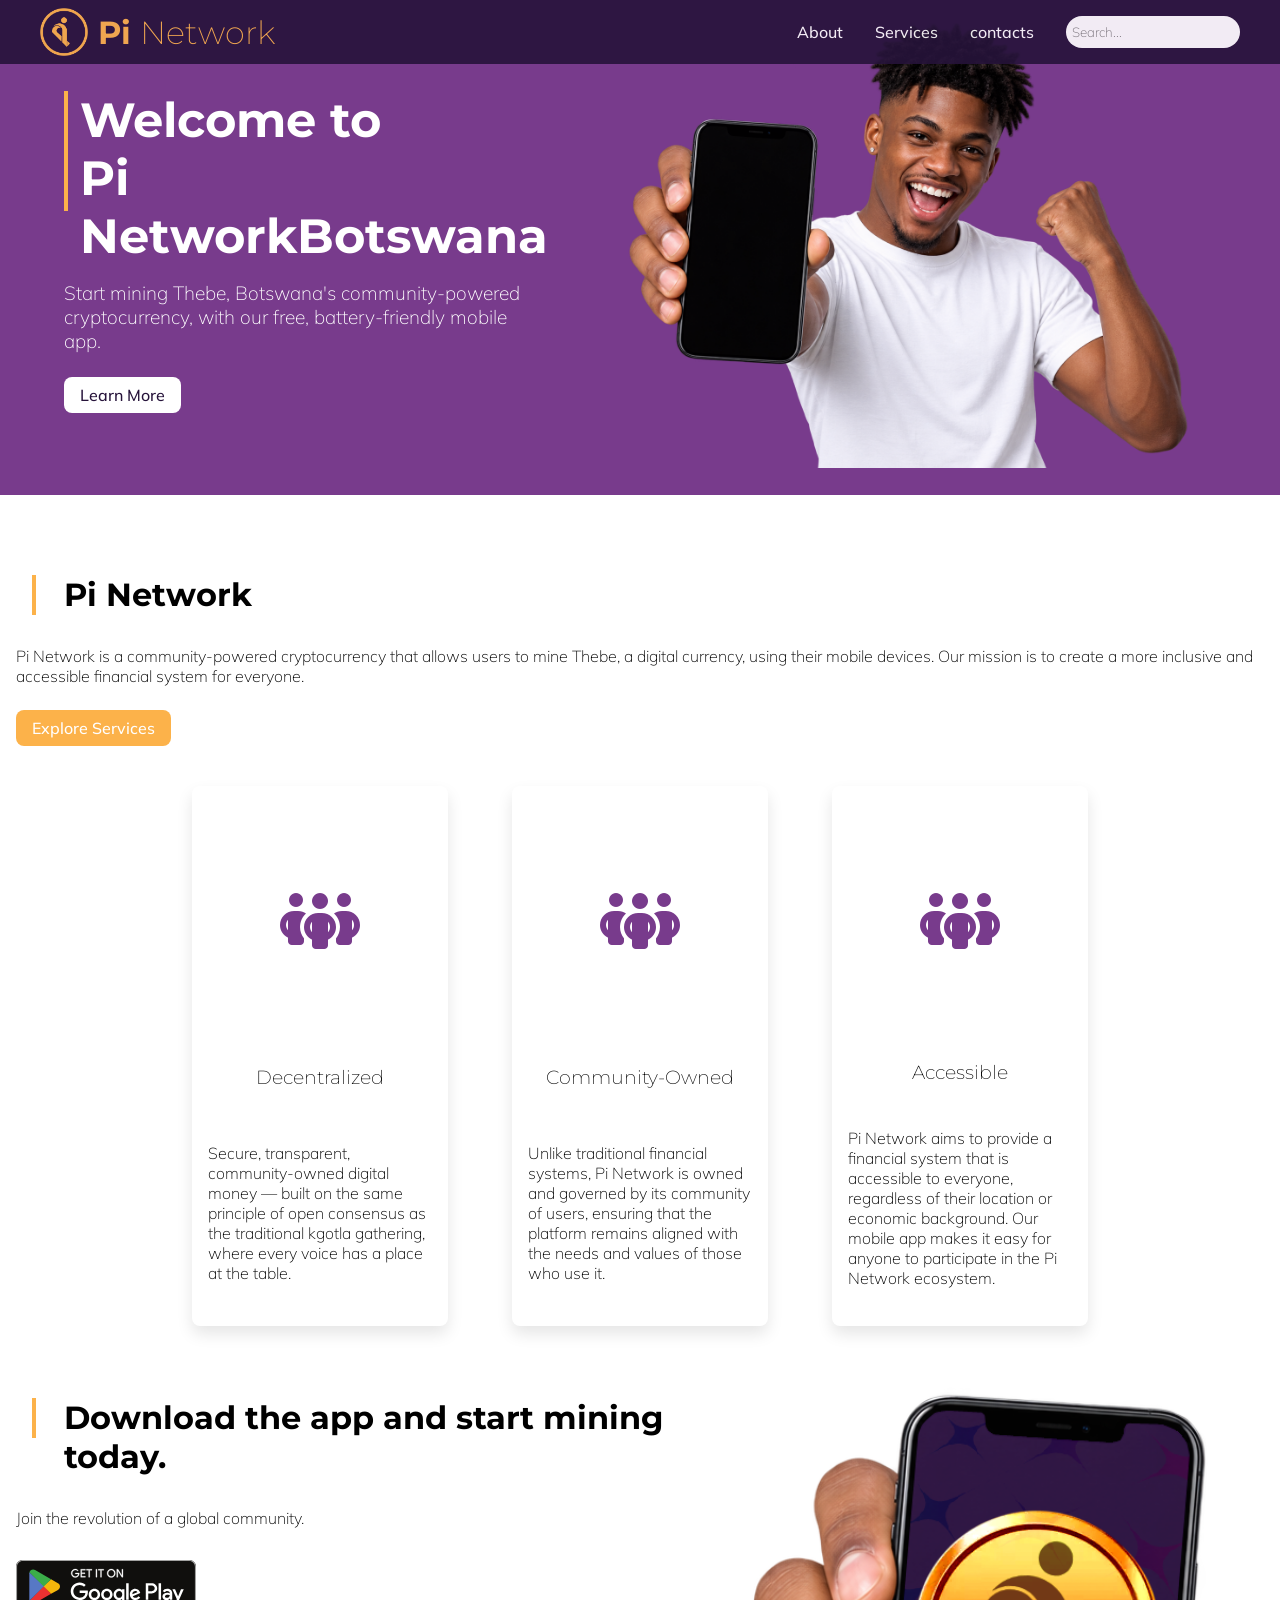
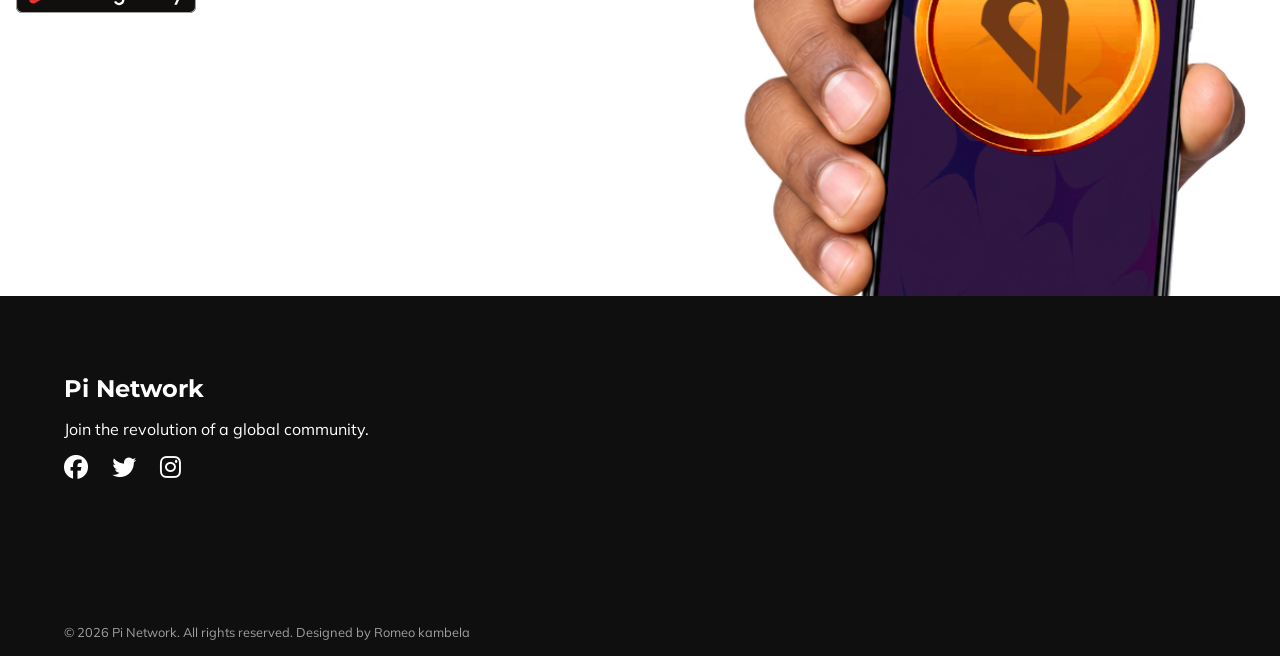
<file: index.html>
<!DOCTYPE html>
<html lang="en">
<head>
    <meta charset="UTF-8">
    <meta name="viewport" content="width=device-width, initial-scale=1.0">
    <title>PI Network | Botswana</title>
    <link rel="stylesheet" href="Styles/main.css">
    <link rel="icon" type="image/png" href="resourses/Pi-Network-icon.png">
    <link rel="stylesheet" href="https://cdnjs.cloudflare.com/ajax/libs/font-awesome/6.4.0/css/all.min.css" integrity="sha512-iecdLmaskl7CVJkEZSMUkrQ6ryJWAlcnNO6OPS/ువ0mHqZaJeBRDQgQQQfpllin9zcWfV1ZohvjIam8z9Z0g==" crossorigin="anonymous" referrerpolicy="no-referrer"/>
</head>
<body>
    <header class="header">
        <a href="index.html">
            <div class="logo-container">
                <img src="resourses/Pi-Network-icon.png" alt="PI Network icon" class="logo">
                <h1><span class="Bold-text" style="padding-left: 10px; font-weight: 700;">Pi </span>Network</h1>
            </div>
        </a>
        <nav class="nav">
            <ul class="nav-list">
                <li><a href="pages/about.html" class="nav-list-items">About</a></li>
                <li><a href="pages/services.html" class="nav-list-items modal-custom">Services</a></li>
                <li><a href="pages/contacts.html" class="nav-list-items">contacts</a></li>
                <li><input type="search" placeholder="  Search..." class="search-field"></li>
            </ul>

            <button class="hamburger-menu" aria-label="Open navigation menu" aria-expanded="false">
                <span class="bar"></span>
                <span class="bar"></span>
                <span class="bar"></span>
            </button>

            <div class="manu-modal">
                <ul>
                    <li><a href="pages/services.html#Philanthropy" class="nav-list-items">Philanthropy</a></li>
                    <li><a href="pages/services.html#Orphanage" class="nav-list-items">Orphanage</a></li>
                    <li><a href="pages/services.html#Education" class="nav-list-items">Education</a></li>
                    <li><a href="pages/services.html#Emergency crises" class="nav-list-items">Emergency crises</a></li>
                </ul>
            </div>
        </nav>
    </header>
    <section class="hero">
        <div class="hero-content">
            <h1 class="hero-header">Welcome to <br><span id="hero-header-span" style="font-weight: 700;">Pi  Network</span></h1>
            <p>Start mining Thebe, Botswana's community-powered cryptocurrency, with our free, battery-friendly mobile app.</p>
            <a href="#about" class="btn-white">Learn More</a>
        </div>
        <div class="hero-image">
            <img src="resourses/banners/hero.png" alt="Hero Image">
        </div>
    </section>

    <main class="main">
        <section class="about" id="about">
            <div class="about-content">
                <h2 class="stroke-title">Pi Network</h2>
                <p>Pi Network is a community-powered cryptocurrency that allows users to mine Thebe, a digital currency, using their mobile devices. Our mission is to create a more inclusive and accessible financial system for everyone.</p>
                <a href="#Services" class="purple-bg-btn">Explore Services</a>
            </div>
        
            <section class="service-cards">
                <div class="card-container">
                    <div class="card-image">
                        <i class="fas fa-people-group" ></i>
                    </div>
                    <div class="card-content">
                        <h1>Decentralized</h1>
                        <p>Secure, transparent, community-owned digital money — built on the same principle of open consensus as the traditional kgotla gathering, where every voice has a place at the table.</p>
                    </div>
                </div>

                <div class="card-container">
                    <div class="card-image">
                        <i class="fas fa-people-group"></i>
                    </div>
                    <div class="card-content">
                        <h1>Community-Owned</h1>
                        <p>Unlike traditional financial systems, Pi Network is owned and governed by its community of users, ensuring that the platform remains aligned with the needs and values of those who use it.</p>
                    </div>
                </div>

                <div class="card-container">
                    <div class="card-image">
                        <i class="fas fa-people-group"></i>
                    </div>
                    <div class="card-content">
                        <h1>Accessible</h1>
                        <p>Pi Network aims to provide a financial system that is accessible to everyone, regardless of their location or economic background. Our mobile app makes it easy for anyone to participate in the Pi Network ecosystem.</p>
                    </div>
                </div>
            </section>
        </section>

        <br>
        <br>
        <section class="main_section_2" id="download">
            <div class="about-content">
                <h2 class="stroke-title">Download the app and start mining today.</h2>
                <p>Join the revolution of a global community.</p>
                <!-- <a href="#Services" class="purple-bg-btn"><img src="Images/app-store.png" alt="App Store"></a> -->
                <a href="#Services"><img src="resourses/Google_Play_Store_badge_EN.svg" alt="Google Play"></a>
            </div>
            <img id="b2" src="resourses/banners/main.png">
        </section>

        <!-- Additional sections can be added here --> 

    </main>

    <footer class="footer">
        <div class="footer-content">
            <h2>Pi Network</h2>
            <p>Join the revolution of a global community.</p>
            <div class="footer-social">
                <a href="#"><i class="fab fa-facebook"></i></a>
                <a href="#"><i class="fab fa-twitter"></i></a>
                <a href="#"><i class="fab fa-instagram"></i></a>
            </div>
        </div>
        <!-- <div class="footer-links">
            <a href="#about" class="nav-list-items">About</a>
            <a href="#Services" class="nav-list-items">Services</a>
            <a href="#contacts" class="nav-list-items">contacts</a>
        </div> -->
        
        <p class="footer-copyright">&copy; 2026 Pi Network. All rights reserved. Designed by Romeo kambela</p>
    </footer>

    <script src="Scripts/searchDisplay.js"></script>
    <script src="Scripts/searchResults.js"></script>
    <script src="Scripts/animated-hero.js"></script>
    <script src="Scripts/modal.js"></script>
    <script src="Scripts/hamburger.js"></script>
</body>
</file>
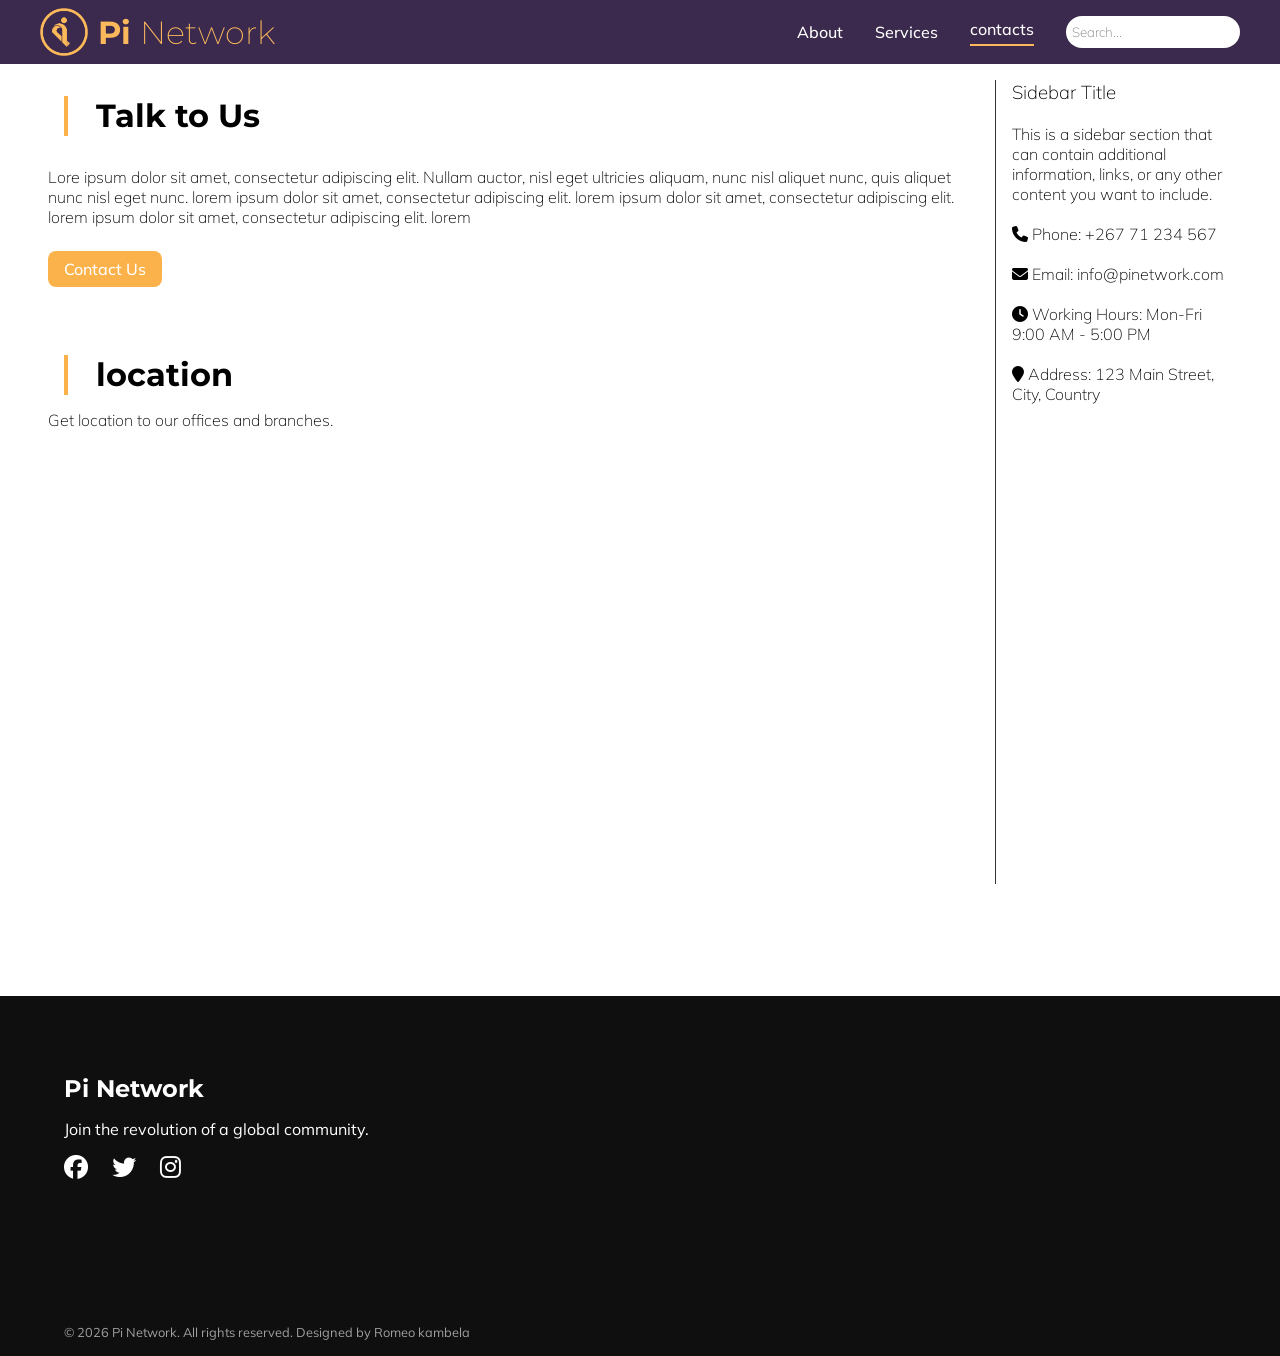
<file: pages/contacts.html>
<!DOCTYPE html>
<html lang="en">
<head>
    <meta charset="UTF-8">
    <meta name="viewport" content="width=device-width, initial-scale=1.0">
    <title>PI Network | Contacts</title>
    <link rel="stylesheet" href="../Styles/main.css">
    <link rel="icon" type="image/png" href="../resourses/Pi-Network-icon.png">
    <link rel="stylesheet" href="https://cdnjs.cloudflare.com/ajax/libs/font-awesome/6.4.0/css/all.min.css" integrity="sha512-iecdLmaskl7CVJkEZSMUkrQ6ryJWAlcnNO6OPS/ువ0mHqZaJeBRDQgQQQfpllin9zcWfV1ZohvjIam8z9Z0g==" crossorigin="anonymous" referrerpolicy="no-referrer"/>
</head>
<body>
    <header class="header">
        <a href="../index.html">
            <div class="logo-container">
                <img src="../resourses/Pi-Network-icon.png" alt="PI Network icon" class="logo">
                <h1><span class="Bold-text" style="padding-left: 10px; font-weight: 700;">Pi </span>Network</h1>
            </div>
        </a>
        <nav class="nav">
            <ul class="nav-list">
                <li><a href="about.html" class="nav-list-items ">About</a></li>
                <li><a href="services.html" class="nav-list-items modal-custom">Services</a></li>
                <li><a href="contacts.html" class="nav-list-items active">contacts</a></li>
                <li><input type="search" placeholder="  Search..." class="search-field"></li>
            </ul>

            <button class="hamburger-menu" aria-label="Open navigation menu" aria-expanded="false">
                <span class="bar"></span>
                <span class="bar"></span>
                <span class="bar"></span>
            </button>

            <div class="manu-modal">
                <ul>
                    <li><a href="services.html#Philanthropy" class="nav-list-items">Philanthropy</a></li>
                    <li><a href="services.html#Orphanage" class="nav-list-items">Orphanage</a></li>
                    <li><a href="services.html#Education" class="nav-list-items">Education</a></li>
                    <li><a href="services.html#Emergency crises" class="nav-list-items">Emergency crises</a></li>
                </ul>
            </div>
        </nav>
    </header>
    

    <main class="main contact-main">
        <section class="about about-section" id="about">
            <div class="about-content">
                <h2 class="stroke-title">Talk to Us</h2>
                <p>Lore ipsum dolor sit amet, consectetur adipiscing elit. Nullam auctor, nisl eget ultricies aliquam, nunc nisl
                    aliquet nunc, quis aliquet nunc nisl eget nunc. lorem ipsum dolor sit amet, consectetur adipiscing elit. lorem ipsum dolor sit amet, consectetur adipiscing elit. lorem ipsum dolor sit amet, consectetur adipiscing elit. lorem
                </p>
                <a href="#Services" class="purple-bg-btn">Contact Us</a>
            </div>

            <br>
            <br>
            <br>
        
            <div class="contact-content">
                <h2 class="stroke-title">location</h2>
                <p>Get location to our offices and branches.</p>
                <div class="map-container">
                    <iframe src="https://www.google.com/maps/embed?pb=!1m18!1m12!1m3!1d3719.1234567890123!2d-122.41941548468123!3d37.7749292797596!2m3!1f0!2f0!3f0!3m2!1i1024!2i768!4f13.1!3m3!1m2!1s0x8085809c12345678%3A0xabcdef1234567890!2sYour%20Company%20Location!5e0!3m2!1sen!2sus!4v1234567890123" width="600" height="450" style="border:0;" allowfullscreen="" loading="lazy" referrerpolicy="no-referrer-when-downgrade"></iframe>
                </div>
            </div>
        
        </section>
        
        <section class="sidebar">
            <h3>Sidebar Title</h3>
            <br>
            <p>This is a sidebar section that can contain additional information, links, or any other content you want to
            include.</p>

            <br>
            <div>
                <p><i class="fa-solid fa-phone"></i>    Phone: +267 71 234 567</p>
                <br>
                <p><i class="fa-solid fa-envelope"></i> Email: info@pinetwork.com</p>
                <br>
                <p><i class="fa-solid fa-clock"></i>   Working Hours: Mon-Fri 9:00 AM - 5:00 PM</p>
                <br>
                <p><i class="fa-solid fa-map-marker"></i>   Address: 123 Main Street, City, Country</p>
            </div>
        </section>

        <!-- Additional sections can be added here --> 

    </main>

    <footer class="footer">
        <div class="footer-content">
            <h2>Pi Network</h2>
            <p>Join the revolution of a global community.</p>
            <div class="footer-social">
                <a href="#"><i class="fab fa-facebook"></i></a>
                <a href="#"><i class="fab fa-twitter"></i></a>
                <a href="#"><i class="fab fa-instagram"></i></a>
            </div>
        </div>
        <!-- <div class="footer-links">
            <a href="#about" class="nav-list-items">About</a>
            <a href="#Services" class="nav-list-items">Services</a>
            <a href="#contacts" class="nav-list-items">contacts</a>
        </div> -->
        
        <p class="footer-copyright">&copy; 2026 Pi Network. All rights reserved. Designed by Romeo kambela</p>
    </footer>

    <script src="../Scripts/searchDisplay.js"></script>
    <script src="../Scripts/searchResults.js"></script>
    <script src="../Scripts/animated-hero.js"></script>
    <script src="../Scripts/modal.js"></script>
    <script src="../Scripts/hamburger.js"></script>
</body>
</file>
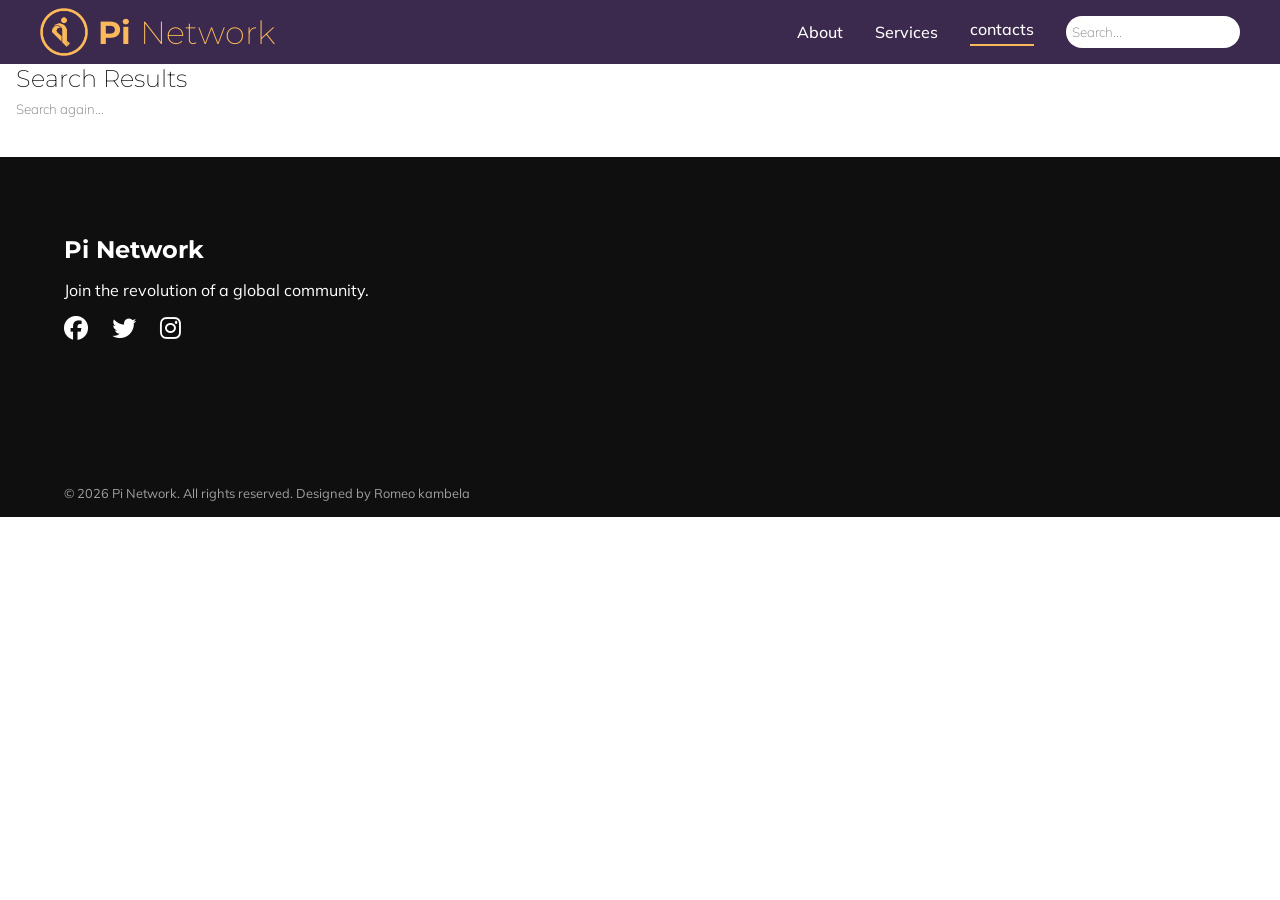
<file: pages/search.html>
<!DOCTYPE html>
<html lang="en">
<head>
    <meta charset="UTF-8">
    <meta name="viewport" content="width=device-width, initial-scale=1.0">
    <title>Search Results | PI Network</title>
    <link rel="stylesheet" href="../Styles/main.css">
    <link rel="icon" type="image/png" href="../resourses/Pi-Network-icon.png">
    <link rel="stylesheet" href="https://cdnjs.cloudflare.com/ajax/libs/font-awesome/6.4.0/css/all.min.css" integrity="sha512-iecdLmaskl7CVJkEZSMUkrQ6ryJWAlcnNO6OPS/ువ0mHqZaJeBRDQgQQQfpllin9zcWfV1ZohvjIam8z9Z0g==" crossorigin="anonymous" referrerpolicy="no-referrer"/>
</head>
<body>
    <header class="header">
        <a href="../index.html">
            <div class="logo-container">
                <img src="../resourses/Pi-Network-icon.png" alt="PI Network icon" class="logo">
                <h1><span class="Bold-text" style="padding-left: 10px; font-weight: 700;">Pi </span>Network</h1>
            </div>
        </a>
        <nav class="nav">
            <ul class="nav-list">
                <li><a href="about.html" class="nav-list-items ">About</a></li>
                <li><a href="services.html" class="nav-list-items modal-custom">Services</a></li>
                <li><a href="contacts.html" class="nav-list-items active">contacts</a></li>
                <li><input type="search" placeholder="  Search..." class="search-field"></li>
            </ul>

            <button class="hamburger-menu" aria-label="Open navigation menu" aria-expanded="false">
                <span class="bar"></span>
                <span class="bar"></span>
                <span class="bar"></span>
            </button>

            <div class="manu-modal">
                <ul>
                    <li><a href="services.html#Philanthropy" class="nav-list-items">Philanthropy</a></li>
                    <li><a href="services.html#Orphanage" class="nav-list-items">Orphanage</a></li>
                    <li><a href="services.html#Education" class="nav-list-items">Education</a></li>
                    <li><a href="services.html#Emergency crises" class="nav-list-items">Emergency crises</a></li>
                </ul>
            </div>
        </nav>
    </header>

    <main class="main">
        <section>
            <h1>Search Results</h1>
            <input type="text" class="search-field" id="searchInput" placeholder="Search again...">
            <div id="results" class="search-results">
                <!-- Results will display here -->
            </div>
        </section>
    </main>

    <footer class="footer">
        <div class="footer-content">
            <h2>Pi Network</h2>
            <p>Join the revolution of a global community.</p>
            <div class="footer-social">
                <a href="#"><i class="fab fa-facebook"></i></a>
                <a href="#"><i class="fab fa-twitter"></i></a>
                <a href="#"><i class="fab fa-instagram"></i></a>
            </div>
        </div>
        <!-- <div class="footer-links">
            <a href="#about" class="nav-list-items">About</a>
            <a href="#Services" class="nav-list-items">Services</a>
            <a href="#contacts" class="nav-list-items">contacts</a>
        </div> -->
        
        <p class="footer-copyright">&copy; 2026 Pi Network. All rights reserved. Designed by Romeo kambela</p>
    </footer>

    <script src="../Scripts/searchDisplay.js"></script>
    <script src="../Scripts/searchResults.js"></script>
    <script src="../Scripts/animated-hero.js"></script>
    <script src="../Scripts/modal.js"></script>
    <script src="../Scripts/hamburger.js"></script>
</body>
</html>
</file>
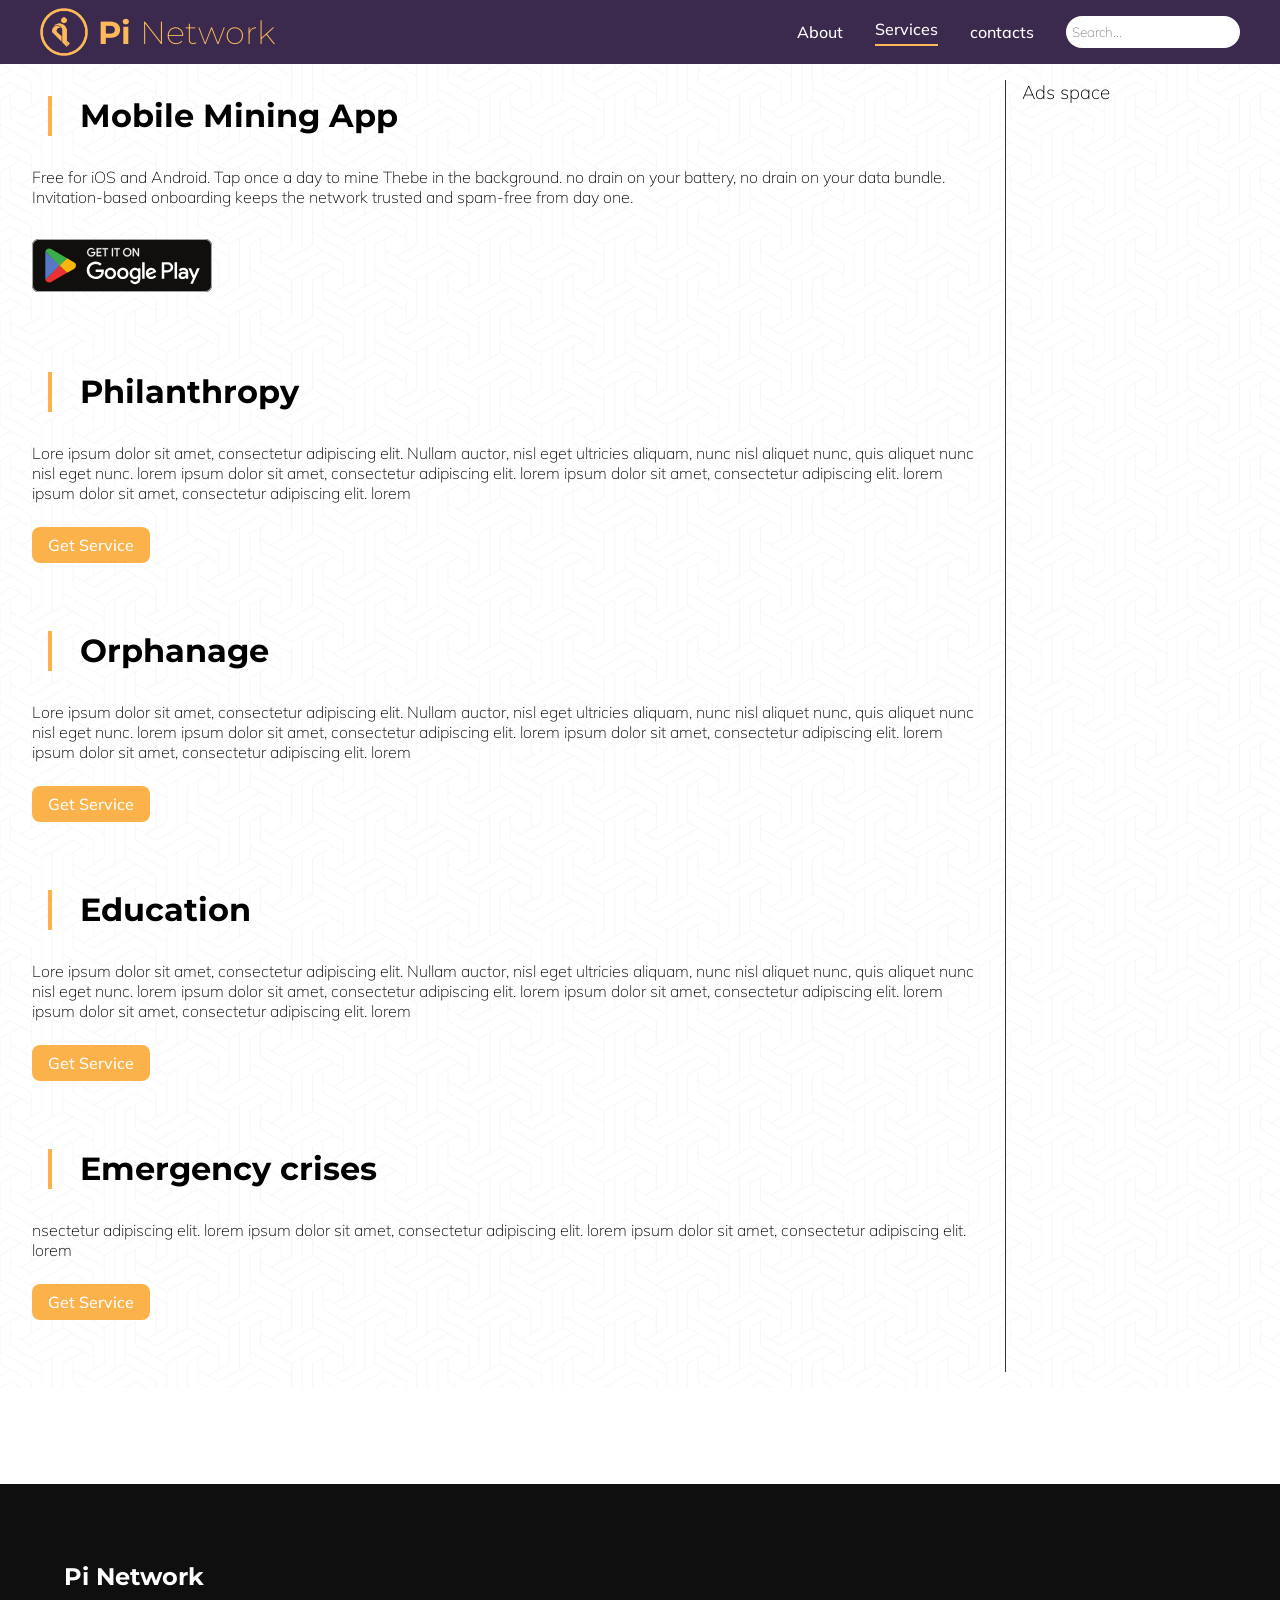
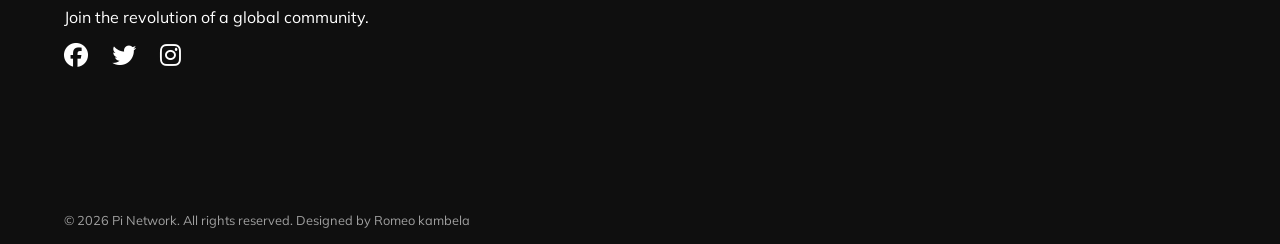
<file: pages/services.html>
<!DOCTYPE html>
<html lang="en">
<head>
    <meta charset="UTF-8">
    <meta name="viewport" content="width=device-width, initial-scale=1.0">
    <title>PI Network | Services</title>
    <link rel="stylesheet" href="../Styles/main.css">
    <link rel="icon" type="image/png" href="../resourses/Pi-Network-icon.png">
    <link rel="stylesheet" href="https://cdnjs.cloudflare.com/ajax/libs/font-awesome/6.4.0/css/all.min.css" integrity="sha512-iecdLmaskl7CVJkEZSMUkrQ6ryJWAlcnNO6OPS/ువ0mHqZaJeBRDQgQQQfpllin9zcWfV1ZohvjIam8z9Z0g==" crossorigin="anonymous" referrerpolicy="no-referrer"/>
</head>
<body>
    <header class="header">
        <a href="../index.html">
            <div class="logo-container">
                <img src="../resourses/Pi-Network-icon.png" alt="PI Network icon" class="logo">
                <h1><span class="Bold-text" style="padding-left: 10px; font-weight: 700;">Pi </span>Network</h1>
            </div>
        </a>
        <nav class="nav">
            <ul class="nav-list">
                <li><a href="about.html" class="nav-list-items ">About</a></li>
                <li><a href="services.html" class="nav-list-items modal-custom active">Services</a></li>
                <li><a href="contacts.html" class="nav-list-items">contacts</a></li>
                <li><input type="search" placeholder="  Search..." class="search-field"></li>
            </ul>

            <button class="hamburger-menu" aria-label="Open navigation menu" aria-expanded="false">
                <span class="bar"></span>
                <span class="bar"></span>
                <span class="bar"></span>
            </button>

            <div class="manu-modal">
                <ul>
                    <li><a href="#Philanthropy" class="nav-list-items">Philanthropy</a></li>
                    <li><a href="#Orphanage" class="nav-list-items">Orphanage</a></li>
                    <li><a href="#Education" class="nav-list-items">Education</a></li>
                    <li><a href="#Emergency crises" class="nav-list-items">Emergency crises</a></li>
                </ul>
            </div>
        </nav>
    </header>
    

    <main class="main contact-main services">
        <section class="about about-section" id="about">
            <div class="about-content">
                <h2 class="stroke-title" id="Philanthropy">Mobile Mining App</h2>
                <p>Free for iOS and Android. Tap once a day to mine Thebe in the background. no drain on your battery, no drain on your data bundle. Invitation-based onboarding keeps the network trusted and spam-free from day one.
                </p>
                <a href="#Services"><img src="../resourses/Google_Play_Store_badge_EN.svg" alt="Google Play"></a>
            </div>

            <br>
            <br>
            <br>


            <div class="about-content">
                <h2 class="stroke-title" id="Philanthropy">Philanthropy</h2>
                <p>Lore ipsum dolor sit amet, consectetur adipiscing elit. Nullam auctor, nisl eget ultricies aliquam, nunc nisl
                    aliquet nunc, quis aliquet nunc nisl eget nunc. lorem ipsum dolor sit amet, consectetur adipiscing elit. lorem ipsum dolor sit amet, consectetur adipiscing elit. lorem ipsum dolor sit amet, consectetur adipiscing elit. lorem
                </p>
                <a href="#Services" class="purple-bg-btn">Get Service</a>
            </div>

            <br>
            <br>
            <br>

            <div class="about-content">
                <h2 class="stroke-title" id="Orphanage">Orphanage</h2>
                <p>Lore ipsum dolor sit amet, consectetur adipiscing elit. Nullam auctor, nisl eget ultricies aliquam, nunc nisl
                    aliquet nunc, quis aliquet nunc nisl eget nunc. lorem ipsum dolor sit amet, consectetur adipiscing elit. lorem ipsum dolor sit amet, consectetur adipiscing elit. lorem ipsum dolor sit amet, consectetur adipiscing elit. lorem
                </p>
                <a href="#Services" class="purple-bg-btn">Get Service</a>
            </div>

            <br>
            <br>
            <br>

            <div class="about-content">
                <h2 class="stroke-title" id="Education">Education</h2>
                <p>Lore ipsum dolor sit amet, consectetur adipiscing elit. Nullam auctor, nisl eget ultricies aliquam, nunc nisl
                    aliquet nunc, quis aliquet nunc nisl eget nunc. lorem ipsum dolor sit amet, consectetur adipiscing elit. lorem ipsum dolor sit amet, consectetur adipiscing elit. lorem ipsum dolor sit amet, consectetur adipiscing elit. lorem
                </p>
                <a href="#Services" class="purple-bg-btn">Get Service</a>
            </div>

            <br>
            <br>
            <br>

            <div class="about-content">
                <h2 class="stroke-title" id="Emergency crises">Emergency crises</h2>
                <p>nsectetur adipiscing elit. lorem ipsum dolor sit amet, consectetur adipiscing elit. lorem ipsum dolor sit amet, consectetur adipiscing elit. lorem
                </p>
                <a href="#Services" class="purple-bg-btn">Get Service</a>
            </div>

            <br>
            <br>
            <br>
        
            
        
        </section>
        
        <section class="sidebar">
            <h3>Ads space</h3>
        </section>

        <!-- Additional sections can be added here --> 

    </main>

    <footer class="footer">
        <div class="footer-content">
            <h2>Pi Network</h2>
            <p>Join the revolution of a global community.</p>
            <div class="footer-social">
                <a href="#"><i class="fab fa-facebook"></i></a>
                <a href="#"><i class="fab fa-twitter"></i></a>
                <a href="#"><i class="fab fa-instagram"></i></a>
            </div>
        </div>
        <!-- <div class="footer-links">
            <a href="#about" class="nav-list-items">About</a>
            <a href="#Services" class="nav-list-items">Services</a>
            <a href="#contacts" class="nav-list-items">contacts</a>
        </div> -->
        
        <p class="footer-copyright">&copy; 2026 Pi Network. All rights reserved. Designed by Romeo kambela</p>
    </footer>

    <script src="../Scripts/searchDisplay.js"></script>
    <script src="../Scripts/searchResults.js"></script>
    <script src="../Scripts/animated-hero.js"></script>
    <script src="../Scripts/modal.js"></script>
    <script src="../Scripts/hamburger.js"></script>
</body>
</file>
<file: Styles/main.css>
@import url('https://fonts.googleapis.com/css2?family=Mulish:ital,wght@0,200..1000;1,200..1000&display=swap');
@import url('https://fonts.googleapis.com/css2?family=Montserrat:ital,wght@0,100..900;1,100..900&family=Mulish:ital,wght@0,200..1000;1,200..1000&display=swap');

:root{
    --primary-color: hsl(35, 97%, 64%);
    --secondary-color: hsl(269, 51%, 15%);
    --light-primary-color: hsl(46, 100%, 49%);
    --light-secondary-color: hsl(285, 41%, 39%);


    --main-text-color: hsl(0, 0%, 100%);
    --main-lightmode-text-color: hsl(0, 0%, 0%);
    --secondary-text-color: hsl(285, 41%, 39%);

    --main-bg-color: hsl(0, 0%, 6%);
    --modal-bg-color: hsl(0, 0%, 92%);

    --border-color: hsl(0, 0%, 20%);
}

h1,h2,h1>span,h2>span{
    font-family: "Montserrat", sans-serif;
    font-style: normal;
}

*{
    margin: 0;
    padding: 0;
    box-sizing: border-box;
    font-family: "Mulish", sans-serif;
    font-weight: 200;
    scroll-behavior: smooth;
    text-decoration: none;
    list-style: none;
    outline: none;
    border: none;
}

.services {
    position: relative;
    isolation: isolate;
    margin-right: 0 !important;
    margin-left: 0 !important;
    padding-left: 32px !important;
    padding-right: 32px !important;
}

.services::before {
    content: "";
    position: absolute;
    inset: 0;
    background-image: url("../resourses/temp/Pattern2.webp");
    background-repeat: repeat;
    background-size: 500px;
    opacity: 0.05;
    z-index: -1;
}

/* 
    Header | ------------------------------------------------ */
.header{
    position: sticky;
    top: 0;
    background-color: var(--secondary-color);
    height: 4rem;
    display: flex;
    align-items: center;
    justify-content: space-between;
    color: var(--main-text-color);
    z-index: 1000;
    opacity: 0.9;
}


.nav{
    position: relative;
}

.manu-modal{
    display: none;
    font-family: "Montserrat", sans-serif;
    font-style: normal;
    position: absolute;
    top: 130%;
    right: 232px;
    background-color: var(--modal-bg-color);
    padding: 1rem;
    box-shadow: 0 0.5rem 1rem rgba(0, 0, 0, 0.1);
    border-radius: 0.5rem;
    transition: opacity 0.2s ease;
    
    &:hover{
        display: block;
    }
}

.manu-modal.show {
    display: block;
    
}


.logo{
    margin-left: 40px;
    width: 3rem;
    height: 3rem;
}

.logo-container{
    display: flex;
    align-items: center;
    color: var(--primary-color);
}

.nav-list{
    display: flex;
    align-items: center;
    gap: 2rem;
    margin-right: 40px;
}

.nav-list li a{
    color: var(--main-text-color);
}

.manu-modal li a{
    color: var(--main-bg-color);
}

.nav-list-items{
    font-size: 1rem;
    font-weight: 500;
    transition: all 0.3s ease-in-out;

    &:hover{
        &::after{
            color: var(--primary-color);
            content: "";
            display: block;
            width: 100%;
            height: 2px;
            margin-top: 5px;
            background-color: var(--primary-color);
        }
    }
}

.active::after{
    color: var(--primary-color);
    content: "";
    display: block;
    width: 100%;
    height: 2px;
    margin-top: 5px;
    background-color: var(--primary-color);
}

.search-field{
    height: 2rem;
    border-radius: 50px;
    
    &:focus{
        border: 1px solid var(--primary-color);
    }
}

    /* hero | ------------------------------------------------ */

.about-hero-image{
    position: absolute;
    left: 0;
    top: 0;
}

#about-hero{
    height: 70dvh;
}

.hero{
    position: relative;
    display: flex;
    align-items: center;
    justify-content: space-between;
    padding: 2rem 4rem;
    background-color: var(--light-secondary-color);
    color: var(--main-text-color);
    height: 55dvh;
    overflow: hidden;
    top: -4rem;
}

.hero-content{
    max-width: 50%;
}

.hero-content h1{
    font-size: 3rem;
    font-weight: 700;
    margin-bottom: 1rem;
}

.hero-content p{
    font-size: 1.2rem;
    margin-bottom: 2rem;
}

.hero-image img{
    max-width: 100%;
    height: auto;
    border-radius: 1rem;
}

.hero-header {
    position: relative;
    padding-left: 1rem;
    
    &::after {
        content: "";
        display: block;
        width: 4px;
        height: 120px;  /* adjust height as needed */
        position: absolute;
        left: 0;
        top: 0;
        background-color: var(--primary-color);
    }
}

/*
    main | ------------------------------------------------ */

.main{
    position: relative;
    padding: 0rem 1rem;
    color: var(--main-lightmode-text-color);
}

.stroke-title{
    position: relative;
    font-size: 2rem;
    font-weight: 700;
    margin: 1rem;
    padding-left: 2rem;

    &::after {
        content: "";
        display: block;
        width: 4px;
        height: 40px; 
        position: absolute;
        left: 0px;
        top: 0;
        background-color: var(--primary-color);
    }
}


.about-content p{
    margin: 2rem 0;
}


.about-main{
    position: relative;
    padding: 1rem 1rem;
    color: var(--main-lightmode-text-color);
    margin: 2rem;
    top: -4rem;
    display: flex;
}

.about-section{
    width: 80%;
    padding-right: 1rem;
}

.sidebar{
    padding-left: 1rem;
    width: 20%;
    border-left: 1px solid var(--border-color);
}

.contact-main{
    position: relative;
    padding: 1rem 1rem;
    color: var(--main-lightmode-text-color);
    margin: 2rem;
    top: -4rem;
    display: flex;
    margin-top: 4rem;
}


.main_section_2{
    position: relative;
    color: var(--main-lightmode-text-color);
    top: -4rem;
    display: flex;
    margin-top: 4rem;
    height: 50dvh;
}

#b2{
    height: 70dvh;
    
}

/*
    card | ------------------------------------------------ */

.service-cards{
    display: flex;
    flex-wrap: wrap;
    gap: 2rem;
    justify-content: center;
    margin-top: 2rem;
}

.card-container{
    display: flex;
    flex-direction: column;
    gap: 2rem;
    box-shadow: 0 0.5rem 1rem rgba(0, 0, 0, 0.1);
    border-radius: 0.5rem;
    width: 20dvw;
    height: 60dvh;
    overflow:hidden;
    display: flex;
    flex-direction: column;
    align-items: center;
    justify-content: center;
    margin: 1rem;
}

.card-image{
    height: 40%;
    width: 100%;
    font-size: 4rem;
    display: flex;
    align-items: center;
    justify-content: center;
    padding-top: 4rem;
    color: var(--light-secondary-color);
}

.card-content{
    width: 100%;
    height: 60%;
    display: flex;
    align-items: center;
    justify-content: center;
    padding: 1rem;
    flex-wrap: wrap;
}



/*
    footer | ------------------------------------------------ */

.footer{
    position: relative;
    bottom: 0;
    height: 40dvh;
    background-color: var(--main-bg-color);
    color: var(--main-text-color);
    padding: 2rem 4rem;
    display: flex;
    justify-content: space-between;
    align-items: center;
}

.footer-content{
    display: flex;
    flex-direction: column;
    gap: 1rem;
    position: relative;
    top: -50px;
}

.footer-content h2{
    font-size: 1.5rem;
    font-weight: 700;
}

.footer-content p{
    font-size: 1rem;
    font-weight: 400;
}

.footer-links{
    display: flex;
    gap: 2rem;
}

.footer-copyright{
    font-size: 0.8rem;
    font-weight: 400;
    color: var(--main-text-color);
    opacity: 0.6;
    position: absolute;
    bottom: 1rem;

}

.footer-social {
    display: flex;
    gap: 1.5rem;  /* Add space between icons */
}

.footer-social a {
    color: var(--main-text-color);
    font-size: 1.5rem;  /* Make icons bigger */
    display: inline-flex;
    align-items: center;
    justify-content: center;
    transition: all 0.3s ease-in-out;

    &:hover {
        color: var(--light-secondary-color);
        transform: scale(1.2);
    }
}

/* 
    BTN | ------------------------------------------------ */

.btn-white{
    background-color: var(--main-text-color);
    color: var(--secondary-color);
    padding: 0.5rem 1rem;
    border-radius: 0.5rem;
    font-size: 1rem;
    font-weight: 500;
    cursor: pointer;
    transition: all 0.3s ease-in-out;

    &:hover{
        background-color: var(--main-bg-color);
        color: var(--main-text-color);
    }
}

.purple-bg-btn{
    background-color: var(--primary-color);
    color: var(--main-text-color);
    padding: 0.5rem 1rem;
    border-radius: 0.5rem;
    font-size: 1rem;
    font-weight: 500;
    cursor: pointer;
    transition: all 0.3s ease-in-out;

    &:hover{
        background-color: var(--secondary-color);
    }
}


.yellow-bg-btn{
    background-color: var(--light-primary-color);
    color: var(--secondary-text-color);
    padding: 0.5rem 1rem;
    border-radius: 0.5rem;
    font-size: 1rem;
    font-weight: 500;
    cursor: pointer;
    transition: all 0.3s ease-in-out;
}

.yellow-bg-btn:hover{
    background-color: var(--light-primary-color);
    color: var(--secondary-text-color);
}

/*
    search-results | ------------------------------------------------ */

.search-results {
    margin-top: 2rem;
}

.search-result-item {
    padding: 1.5rem;
    border: 1px solid var(--border-color);
    border-radius: 0.5rem;
    margin-bottom: 1rem;
    background-color: var(--modal-bg-color);
}

.search-result-item h3 {
    margin-bottom: 0.5rem;
}

.search-result-item h3 a {
    color: var(--secondary-color);
    text-decoration: none;
    transition: color 0.3s;
}

.search-result-item h3 a:hover {
    color: var(--primary-color);
}

.search-result-item p {
    color: var(--secondary-text-color);
    font-size: 0.9rem;
}



/* 
   HAMBURGER MENU | -----------------------------------*/

.hamburger-menu {
    display: none;
    width: 42px;
    height: 42px;
    padding: 8px;
    margin-right: 20px;
    background: transparent;
    border: none;
    cursor: pointer;

    flex-direction: column;
    justify-content: center;
    align-items: center;
    gap: 5px;
}

.hamburger-menu .bar {
    display: block;
    width: 26px;
    height: 3px;
    border-radius: 5px;
    background-color: var(--main-text-color);
    transition: all 0.3s ease;
}


/* 
   MOBILE NAVIGATION | -----------------------------------*/

@media (max-width: 768px) {

    .header {
        height: 4rem;
        padding: 0;
        opacity: 1;
    }

    .logo {
        width: 2.6rem;
        height: 2.6rem;
        margin-left: 15px;
    }

    .logo-container h1 {
        font-size: 1.25rem;
    }

    .nav {
        display: flex;
        align-items: center;
    }

    /* Hide desktop navigation | ----------------------------------- */
    .nav-list {
        position: fixed;
        top: 4rem;
        right: -100%;
        
        width: 80%;
        max-width: 320px;
        height: calc(100vh - 4rem);

        margin: 0;
        padding: 2rem;

        background-color: var(--secondary-color);

        display: flex;
        flex-direction: column;
        align-items: flex-start;
        justify-content: flex-start;
        gap: 1.5rem;

        box-shadow: -5px 0 20px rgba(0, 0, 0, 0.25);

        transition: right 0.3s ease;
        z-index: 1000;
    }

    /* Open menu | ----------------------------------- */
    .nav-list.menu-open {
        right: 0;
    }

    .nav-list li {
        width: 100%;
    }

    .nav-list li a {
        display: block;
        width: 100%;
        font-size: 1.1rem;
        padding: 0.5rem 0;
    }

    .search-field {
        width: 100%;
        height: 2.5rem;
        padding: 0 1rem;
    }

    /* Show hamburger | ----------------------------------- */
    .hamburger-menu {
        display: flex;
        position: relative;
        z-index: 1100;
    }

    /* Hamburger -> X  | ----------------------------------- */
    .hamburger-menu.active .bar:nth-child(1) {
        transform: translateY(8px) rotate(45deg);
    }

    .hamburger-menu.active .bar:nth-child(2) {
        opacity: 0;
    }

    .hamburger-menu.active .bar:nth-child(3) {
        transform: translateY(-8px) rotate(-45deg);
    }


    /* 
       SERVICES DROPDOWN | -----------------------------------*/

    .manu-modal {
        position: fixed;
        top: auto;
        right: auto;
        bottom: 20px;
        left: 20px;

        width: calc(100% - 40px);
        max-width: 300px;

        padding: 1rem;

        z-index: 1200;
    }


    /* 
       HERO | -----------------------------------*/

    .hero {
        height: auto;
        min-height: 30vh;

        padding: 0 1.5dvh;
        
        justify-content: center;
        text-align: center;

        top: 0;
        position: relative;
    }

    .hero-content {
        max-width: 100%;
        width: 100%;
    }

    .hero-content h1 {
        font-size: 2.2rem;
    }

    .hero-content p {
        font-size: 1rem;
        line-height: 1.6;
    }

    .hero-header {
        padding-left: 0;
        margin: 0;
    }

    .hero-header::after {
        display: none;
    }

    .hero-image {
        width: 100%;
        margin-top: 2rem;
    }

    .hero-image img {
        position: absolute;
        width: 100%;
        max-width: 400px;
        bottom: 0;
        right: 0;
    }


    /*
       MAIN | -----------------------------------*/

    .main {
        padding: 0 1rem;
    }

    .about-main,
    .contact-main {
        margin: 1rem 0;
        padding: 1rem;
        top: 0;

        display: flex;
        flex-direction: column;
    }

    .about-section {
        width: 100%;
        padding-right: 0;
    }

    .sidebar {
        width: 100%;
        border-left: none;
        border-top: 1px solid var(--border-color);

        padding: 2rem 0 0;
        margin-top: 2rem;
    }


    /* 
       TITLES / TEXT | -----------------------------------*/

    .stroke-title {
        font-size: 1.5rem;
        margin: 1rem 0;
        padding-left: 1.5rem;
    }

    .stroke-title::after {
        height: 35px;
        width: 3px;
    }

    .about-content p {
        font-size: 1rem;
        line-height: 1.7;
        margin: 1.5rem 0;
    }


    /* 
       SERVICE CARDS | ----------------------------------- */

    .service-cards {
        display: grid;
        grid-template-columns: 1fr;
        gap: 1rem;
        margin-top: 2rem;
    }

    .card-container {
        width: 100%;
        height: auto;
        min-height: 320px;

        margin: 0;

        gap: 1rem;
    }

    .card-image {
        height: auto;
        padding-top: 2rem;
        font-size: 3rem;
    }

    .card-content {
        height: auto;
        padding: 1.5rem;
    }

    .card-content h1 {
        font-size: 1.3rem;
        text-align: center;
    }

    .card-content p {
        font-size: 0.95rem;
        line-height: 1.6;
        text-align: center;
    }


    /*
       DOWNLOAD SECTION | -----------------------------------*/

    .main_section_2 {
        height: auto;
        min-height: auto;

        top: 0;

        display: flex;
        flex-direction: column;
        align-items: center;

        text-align: center;

        margin-top: 3rem;
        padding-bottom: 3rem;
    }

    #b2 {
        width: 100%;
        height: auto;
        max-width: 400px;
        margin-top: 2rem;
    }


    /*
       ABOUT PAGE HERO*/

    #about-hero {
        height: auto;
        min-height: 40vh;
    }

    .about-hero {
        padding: 0;
    }

    .about-hero-image {
        position: relative;
        width: 100%;
    }

    .about-hero-image img {
        width: 100%;
        height: auto;
        border-radius: 0;
    }


    /* 
       ABOUT PAGE IMAGE | -----------------------------------*/

    .about-content > img {
        width: 70% !important;
        max-width: 300px;
        margin: auto;
    }


    /*
       FOOTER | -----------------------------------*/

    .footer {
        height: auto;
        min-height: 350px;

        padding: 3rem 1.5rem;

        display: flex;
        flex-direction: column;
        align-items: center;
        justify-content: center;

        text-align: center;
    }

    .footer-content {
        position: static;
        align-items: center;
        margin-bottom: 3rem;
    }

    .footer-social {
        justify-content: center;
    }

    .footer-copyright {
        position: static;
        margin-top: 2rem;
        line-height: 1.5;
    }


    /* 
       SERVICES PAGE | -----------------------------------*/

    .services {
        padding-left: 1rem !important;
        padding-right: 1rem !important;
    }

}


/*
   SMALL PHONES | -----------------------------------*/

@media (max-width: 480px) {

    .logo {
        margin-left: 10px;
        width: 2.4rem;
        height: 2.4rem;
    }

    .logo-container h1 {
        font-size: 1.1rem;
    }

    .hamburger-menu {
        margin-right: 10px;
    }

    .hero {
        min-height: 30vh;
        padding: 2.5rem 1rem;
    }

    .hero-content h1 {
        font-size: 1.9rem;
    }

    .hero-content p {
        display: none;
    }

    .hero-image img{
        height: 30dvb;
        width: auto;
    }

    .stroke-title {
        font-size: 1.35rem;
    }

    .card-container {
        min-height: 300px;
    }

    .footer {
        padding: 2.5rem 1rem;
    }

}
</file>
